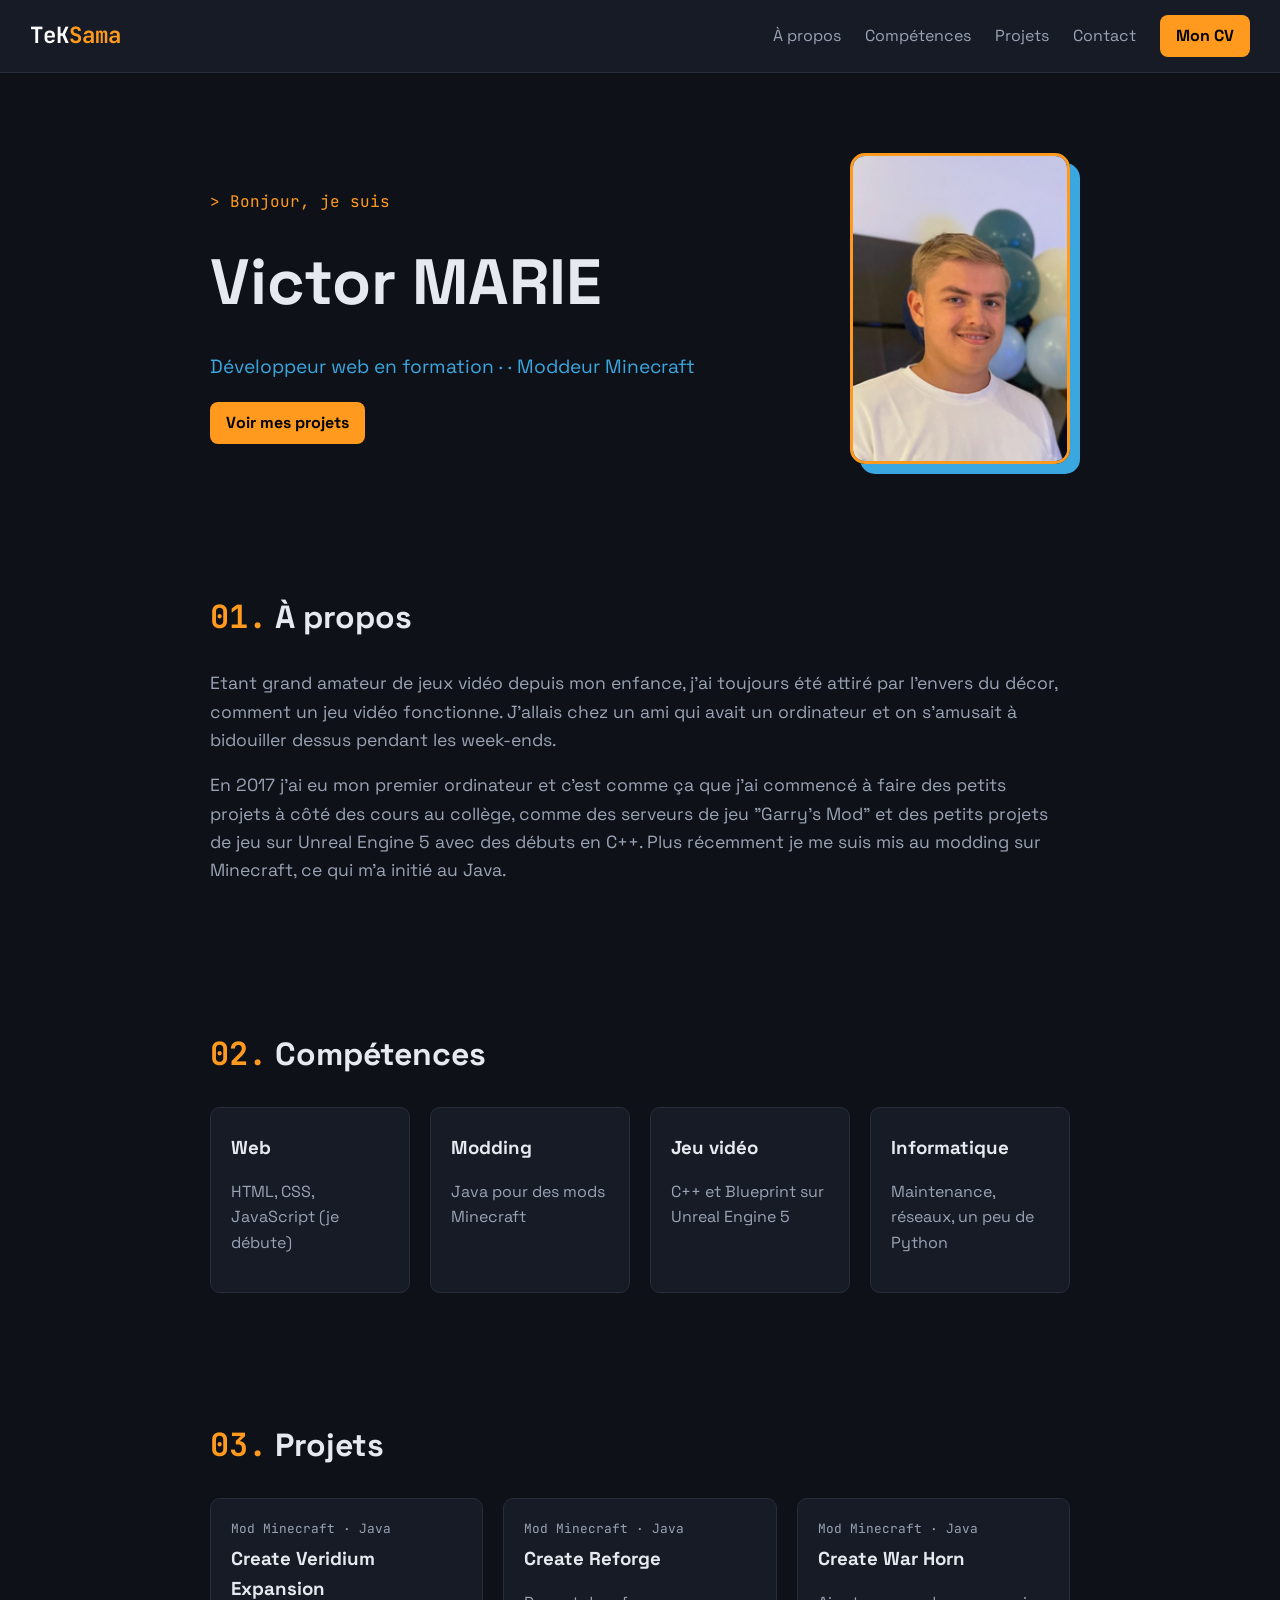
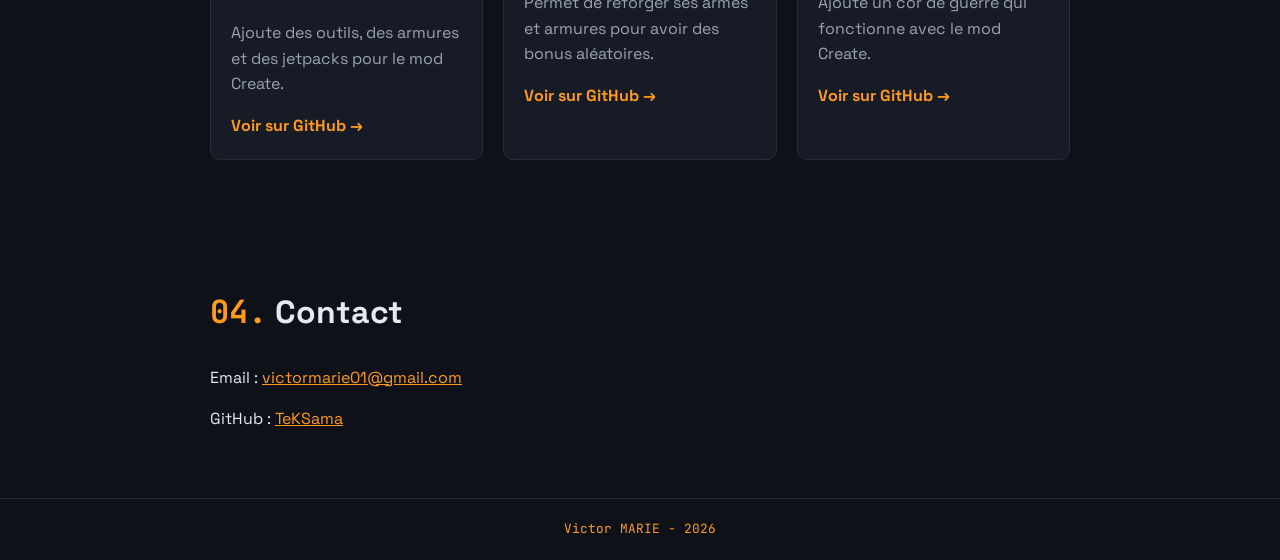
<file: index.html>
<!DOCTYPE html>
<html lang="fr">

<head>
    <meta charset="UTF-8">
    <meta name="viewport" content="width=device-width, initial-scale=1.0">
    <title>Portfolio Victor MARIE</title>
    <link rel="preconnect" href="https://fonts.googleapis.com">
    <link rel="preconnect" href="https://fonts.gstatic.com" crossorigin>
    <link href="https://fonts.googleapis.com/css2?family=Space+Grotesk:wght@400;700&family=JetBrains+Mono:wght@400;700&display=swap" rel="stylesheet">
    <link rel="stylesheet" href="style.css">
</head>

<body>
    <header id="menu">
        <a href="index.html" class="logo">TeK<span>Sama</span></a>
        <nav>
            <a href="#apropos">À propos</a>
            <a href="#competences">Compétences</a>
            <a href="#projets">Projets</a>
            <a href="#contact">Contact</a>
            <a href="cv.html" class="bouton">Mon CV</a>
        </nav>
    </header>

    <section class="accueil">
        <div>
            <p class="mono">&gt; Bonjour, je suis</p>
            <h1>Victor MARIE</h1>
            <p class="role">Développeur web en formation ·  · Moddeur Minecraft</p>
            <a href="#projets" class="bouton">Voir mes projets</a>
        </div>
        <img src="public/images/victor.jpg" alt="photo de moi" class="photo">
    </section>

    <section id="apropos">
        <h2><span class="mono">01.</span> À propos</h2>
        <p>
            Etant grand amateur de jeux vidéo depuis mon enfance, j'ai toujours été attiré par l'envers du décor,
            comment un jeu vidéo fonctionne. J'allais chez un ami qui avait un ordinateur et on s'amusait à
            bidouiller dessus pendant les week-ends.
        </p>
        <p>
            En 2017 j'ai eu mon premier ordinateur et c'est comme ça que j'ai commencé à faire des petits projets à
            côté des cours au collège, comme des serveurs de jeu "Garry's Mod" et des petits projets de jeu sur
            Unreal Engine 5 avec des débuts en C++. Plus récemment je me suis mis au modding sur Minecraft, ce qui
            m'a initié au Java.
        </p>
    </section>

    <section id="competences">
        <h2><span class="mono">02.</span> Compétences</h2>
        <div class="cartes">
            <div class="carte">
                <h3>Web</h3>
                <p>HTML, CSS, JavaScript (je débute)</p>
            </div>
            <div class="carte">
                <h3>Modding</h3>
                <p>Java pour des mods Minecraft</p>
            </div>
            <div class="carte">
                <h3>Jeu vidéo</h3>
                <p>C++ et Blueprint sur Unreal Engine 5</p>
            </div>
            <div class="carte">
                <h3>Informatique</h3>
                <p>Maintenance, réseaux, un peu de Python</p>
            </div>
        </div>
    </section>

    <section id="projets">
        <h2><span class="mono">03.</span> Projets</h2>
        <div class="cartes">
            <div class="carte">
                <p class="mono petit">Mod Minecraft · Java</p>
                <h3>Create Veridium Expansion</h3>
                <p>Ajoute des outils, des armures et des jetpacks pour le mod Create.</p>
                <a href="https://github.com/TeKSama/Create-Veridium-Expansion">Voir sur GitHub →</a>
            </div>
            <div class="carte">
                <p class="mono petit">Mod Minecraft · Java</p>
                <h3>Create Reforge</h3>
                <p>Permet de reforger ses armes et armures pour avoir des bonus aléatoires.</p>
                <a href="https://github.com/TeKSama/CreateReforge">Voir sur GitHub →</a>
            </div>
            <div class="carte">
                <p class="mono petit">Mod Minecraft · Java</p>
                <h3>Create War Horn</h3>
                <p>Ajoute un cor de guerre qui fonctionne avec le mod Create.</p>
                <a href="https://github.com/TeKSama/CreateWarHorn">Voir sur GitHub →</a>
            </div>
        </div>
    </section>

    <section id="contact">
        <h2><span class="mono">04.</span> Contact</h2>
        <p>Email : <a href="mailto:victormarie01@gmail.com">victormarie01@gmail.com</a></p>
        <p>GitHub : <a href="https://github.com/TeKSama">TeKSama</a></p>
    </section>

    <footer>
        <p class="mono petit">Victor MARIE - 2026</p>
    </footer>
</body>

</html>
</file>
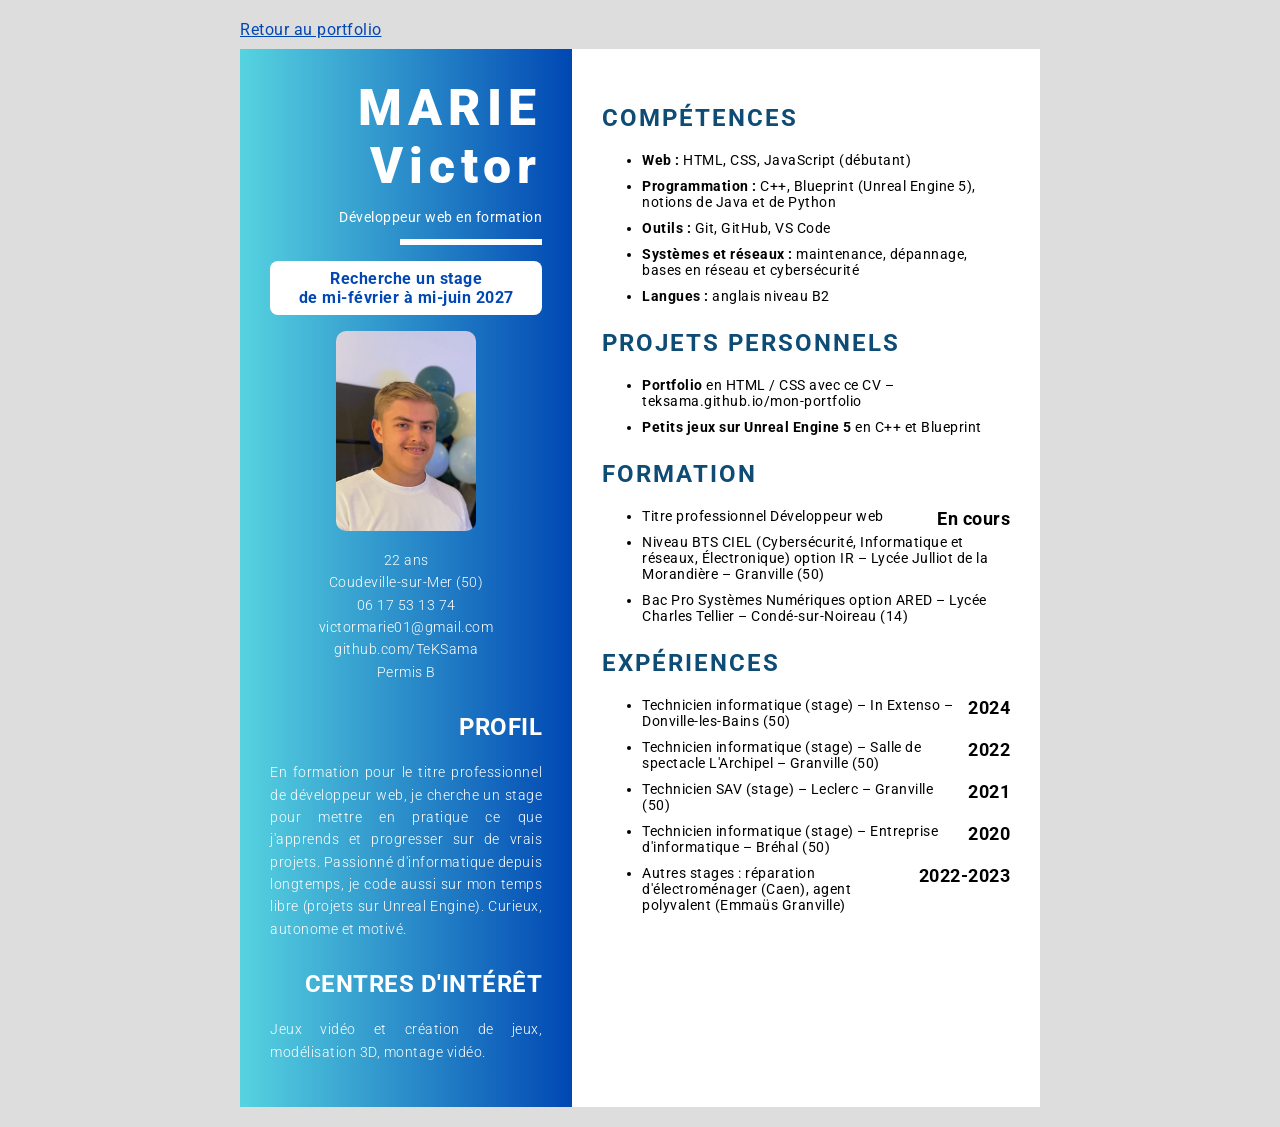
<file: cv.html>
<!DOCTYPE html>
<html lang="fr">

<head>
    <meta charset="UTF-8">
    <meta name="viewport" content="width=device-width, initial-scale=1.0">
    <title>CV Victor MARIE</title>
    <link href="https://fonts.googleapis.com/css2?family=Roboto:wght@300;400;700;900&display=swap" rel="stylesheet">
    <link rel="stylesheet" href="cv.css">
</head>

<body>
    <a href="index.html" class="retour">Retour au portfolio</a>

    <div class="page">
        <div class="gauche">
            <h1>MARIE<br>Victor</h1>
            <p class="titre">Développeur web en formation</p>
            <hr>

            <p class="stage">Recherche un stage<br>de mi-février à mi-juin 2027</p>

            <img src="public/images/victor.jpg" alt="photo de Victor" class="photo">

            <p class="contact">
                22 ans<br>
                Coudeville-sur-Mer (50)<br>
                06 17 53 13 74<br>
                victormarie01@gmail.com<br>
                github.com/TeKSama<br>
                Permis B
            </p>

            <h2>PROFIL</h2>
            <p class="profil">
                En formation pour le titre professionnel de développeur web, je cherche un stage pour mettre en
                pratique ce que j'apprends et progresser sur de vrais projets. Passionné d'informatique depuis
                longtemps, je code aussi sur mon temps libre (projets sur Unreal Engine).
                Curieux, autonome et motivé.
            </p>

            <h2>CENTRES D'INTÉRÊT</h2>
            <p class="profil">
                Jeux vidéo et création de jeux, modélisation 3D, montage vidéo.
            </p>
        </div>

        <div class="droite">
            <h2>COMPÉTENCES</h2>
            <ul>
                <li><b>Web :</b> HTML, CSS, JavaScript (débutant)</li>
                <li><b>Programmation :</b> C++, Blueprint (Unreal Engine 5), notions de Java et de Python</li>
                <li><b>Outils :</b> Git, GitHub, VS Code</li>
                <li><b>Systèmes et réseaux :</b> maintenance, dépannage, bases en réseau et cybersécurité</li>
                <li><b>Langues :</b> anglais niveau B2</li>
            </ul>

            <h2>PROJETS PERSONNELS</h2>
            <ul>
                <li><b>Portfolio</b> en HTML / CSS avec ce CV – teksama.github.io/mon-portfolio</li>
                <li><b>Petits jeux sur Unreal Engine 5</b> en C++ et Blueprint</li>
            </ul>

            <h2>FORMATION</h2>
            <ul>
                <li><span class="annee">En cours</span> Titre professionnel Développeur web</li>
                <li>Niveau BTS CIEL (Cybersécurité, Informatique et réseaux, Électronique) option IR – Lycée
                    Julliot de la Morandière – Granville (50)</li>
                <li>Bac Pro Systèmes Numériques option ARED – Lycée Charles Tellier – Condé-sur-Noireau (14)</li>
            </ul>

            <h2>EXPÉRIENCES</h2>
            <ul>
                <li><span class="annee">2024</span> Technicien informatique (stage) – In Extenso – Donville-les-Bains
                    (50)</li>
                <li><span class="annee">2022</span> Technicien informatique (stage) – Salle de spectacle L'Archipel –
                    Granville (50)</li>
                <li><span class="annee">2021</span> Technicien SAV (stage) – Leclerc – Granville (50)</li>
                <li><span class="annee">2020</span> Technicien informatique (stage) – Entreprise d'informatique –
                    Bréhal (50)</li>
                <li><span class="annee">2022-2023</span> Autres stages : réparation d'électroménager (Caen), agent
                    polyvalent (Emmaüs Granville)</li>
            </ul>
        </div>
    </div>
</body>

</html>
</file>
<file: style.css>
* {
    box-sizing: border-box;
}

body {
    margin: 0;
    background-color: #0e1117;
    color: #e6e9ef;
    font-family: 'Space Grotesk', Arial, sans-serif;
    line-height: 1.6;
}

a {
    color: #ff9a1f;
}

.mono {
    font-family: 'JetBrains Mono', monospace;
    color: #ff9a1f;
}

.petit {
    font-size: 0.8em;
    margin: 0;
}

/* Menu */
#menu {
    display: flex;
    justify-content: space-between;
    align-items: center;
    padding: 15px 30px;
    background-color: #161b25;
    border-bottom: 1px solid #262d3b;
}

.logo {
    font-family: 'JetBrains Mono', monospace;
    font-size: 1.4em;
    font-weight: bold;
    color: white;
    text-decoration: none;
}

.logo span {
    color: #ff9a1f;
}

nav a {
    color: #9aa3b5;
    text-decoration: none;
    margin-left: 20px;
}

nav a:hover {
    color: #ff9a1f;
}

.bouton {
    display: inline-block;
    background-color: #ff9a1f;
    color: black;
    font-weight: bold;
    text-decoration: none;
    padding: 8px 16px;
    border-radius: 8px;
}

nav a.bouton {
    color: black;
}

.bouton:hover {
    background-color: #ffb050;
}

/* Sections */
section {
    max-width: 900px;
    margin: 0 auto;
    padding: 50px 20px;
}

h2 {
    font-size: 2em;
}

#apropos p {
    color: #9aa3b5;
    font-size: 1.1em;
}

/* Accueil */
.accueil {
    display: flex;
    justify-content: space-between;
    align-items: center;
    padding-top: 80px;
}

.accueil h1 {
    font-size: 4em;
    margin: 0;
}

.role {
    font-size: 1.2em;
    color: #3ba7e0;
}

.photo {
    width: 220px;
    border-radius: 15px;
    border: 3px solid #ff9a1f;
    box-shadow: 10px 10px 0 #3ba7e0;
}

/* Cartes */
.cartes {
    display: flex;
    flex-wrap: wrap;
    gap: 20px;
}

.carte {
    flex: 1;
    min-width: 150px;
    background-color: #161b25;
    border: 1px solid #262d3b;
    border-radius: 10px;
    padding: 20px;
}

.carte:hover {
    border-color: #ff9a1f;
}

.carte h3 {
    margin: 5px 0;
}

.carte p {
    color: #9aa3b5;
}

.carte a {
    font-weight: bold;
    text-decoration: none;
}

footer {
    text-align: center;
    padding: 20px;
    border-top: 1px solid #262d3b;
}

/* Téléphone */
@media (max-width: 700px) {
    #menu {
        flex-direction: column;
    }

    nav a {
        margin: 0 8px;
    }

    .accueil {
        flex-direction: column-reverse;
        text-align: center;
    }

    .accueil h1 {
        font-size: 2.8em;
    }
}
</file>
<file: cv.css>
body {
    font-family: 'Roboto', Arial, sans-serif;
    letter-spacing: 0.5px;
    background-color: #dddddd;
    margin: 0;
    padding: 20px;
}

.retour {
    display: block;
    width: 800px;
    margin: 0 auto 10px;
    color: #0047b3;
}

.page {
    display: flex;
    width: 800px;
    margin: 0 auto;
    background-color: white;
}

.gauche {
    width: 40%;
    padding: 30px;
    color: white;
    text-align: center;
    background: linear-gradient(to right, #56d3e0, #0047b3);
}

.gauche h1 {
    text-align: right;
    font-size: 50px;
    font-weight: 900;
    letter-spacing: 6px;
    margin: 0;
}

.titre {
    text-align: right;
    font-size: 14px;
}

hr {
    width: 50%;
    margin-right: 0;
    border: 3px solid white;
}

.stage {
    font-weight: bold;
    background-color: white;
    color: #0047b3;
    padding: 8px;
    border-radius: 8px;
}

.photo {
    width: 140px;
    border-radius: 10px;
}

.contact {
    font-size: 14px;
    font-weight: 300;
    line-height: 1.6;
}

.gauche h2 {
    text-align: right;
    margin-top: 30px;
}

.profil {
    text-align: justify;
    font-weight: 300;
    font-size: 14px;
    line-height: 1.6;
}

.droite {
    width: 60%;
    padding: 30px;
}

.droite h2 {
    color: #0f4c75;
    letter-spacing: 2px;
    margin-top: 25px;
}

.droite li {
    font-size: 14px;
    margin-bottom: 10px;
}

.annee {
    float: right;
    font-weight: bold;
    font-size: 18px;
    margin-left: 10px;
}
</file>
